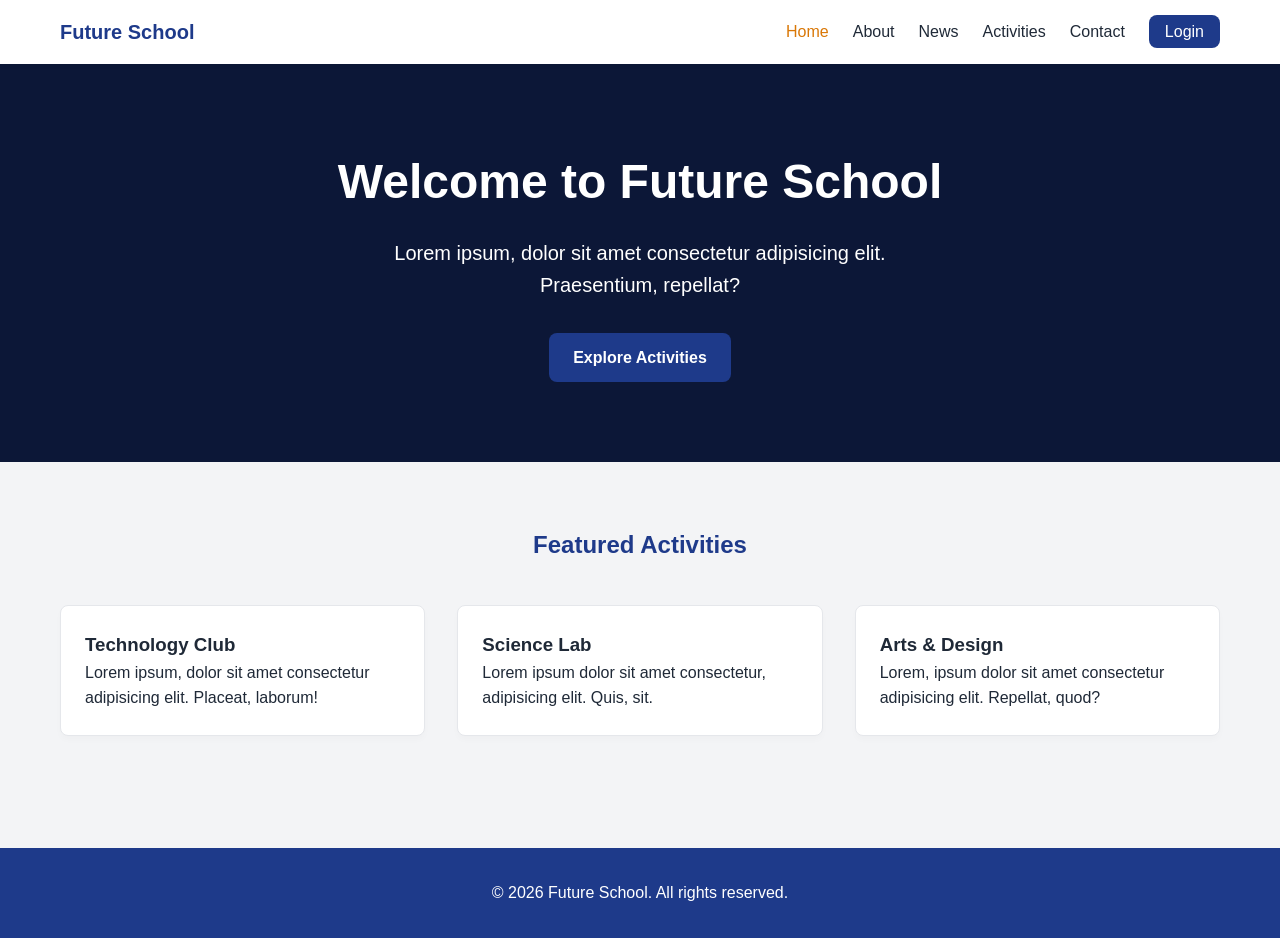
<file: index.html>
<!DOCTYPE html>
<html lang="en">

<head>
    <meta charset="UTF-8">
    <meta name="viewport" content="width=device-width, initial-scale=1.0">
    <title>Future School - Home</title>
    <link rel="icon" href="Screenshot 2026-10-27 173319.png">
    <link rel="stylesheet" href="style.css">
</head>

<body>
    <header>



        <nav class="navbar">
            <a href="index.html" class="brand">Future School</a>
            <button class="menu-toggle" aria-label="Toggle navigation">☰</button>

            <ul class="nav-links">

                <li><a href="index.html" class="active">Home</a></li>

                <li><a href="about.html">About</a></li>


                <li><a href="News.html">News</a></li>
                <li><a href="Activities.html">Activities</a></li>
                <li><a href="contact.html">Contact</a> </li>


                <li><a href="login.html" class="login-btn">Login</a></li>
            </ul>


        </nav>


    </header>
    <main>
        <section class="hero">
            <div class="container">
                <h1>Welcome to Future School</h1>
                <p>Lorem ipsum, dolor sit amet consectetur adipisicing elit. Praesentium, repellat?</p>
                <a href="#" class="btn">Explore Activities</a>
            </div>
        </section>

        <section class="container page-main">
            <h2 class="section-title">Featured Activities</h2>
            <div class="activities-grid">
                <div class="card">
                    <h3>Technology Club</h3>
                    <p>Lorem ipsum, dolor sit amet consectetur adipisicing elit. Placeat, laborum!</p>
                </div>
                <div class="card">
                    <h3>Science Lab</h3>
                    <p>Lorem ipsum dolor sit amet consectetur, adipisicing elit. Quis, sit.</p>
                </div>
                <div class="card">
                    <h3>Arts & Design</h3>
                    <p>Lorem, ipsum dolor sit amet consectetur adipisicing elit. Repellat, quod?</p>
                </div>
            </div>
        </section>
    </main>

    <footer>
        <p>&copy; 2026 Future School. All rights reserved.</p>
    </footer>
</body>

</html>
</file>
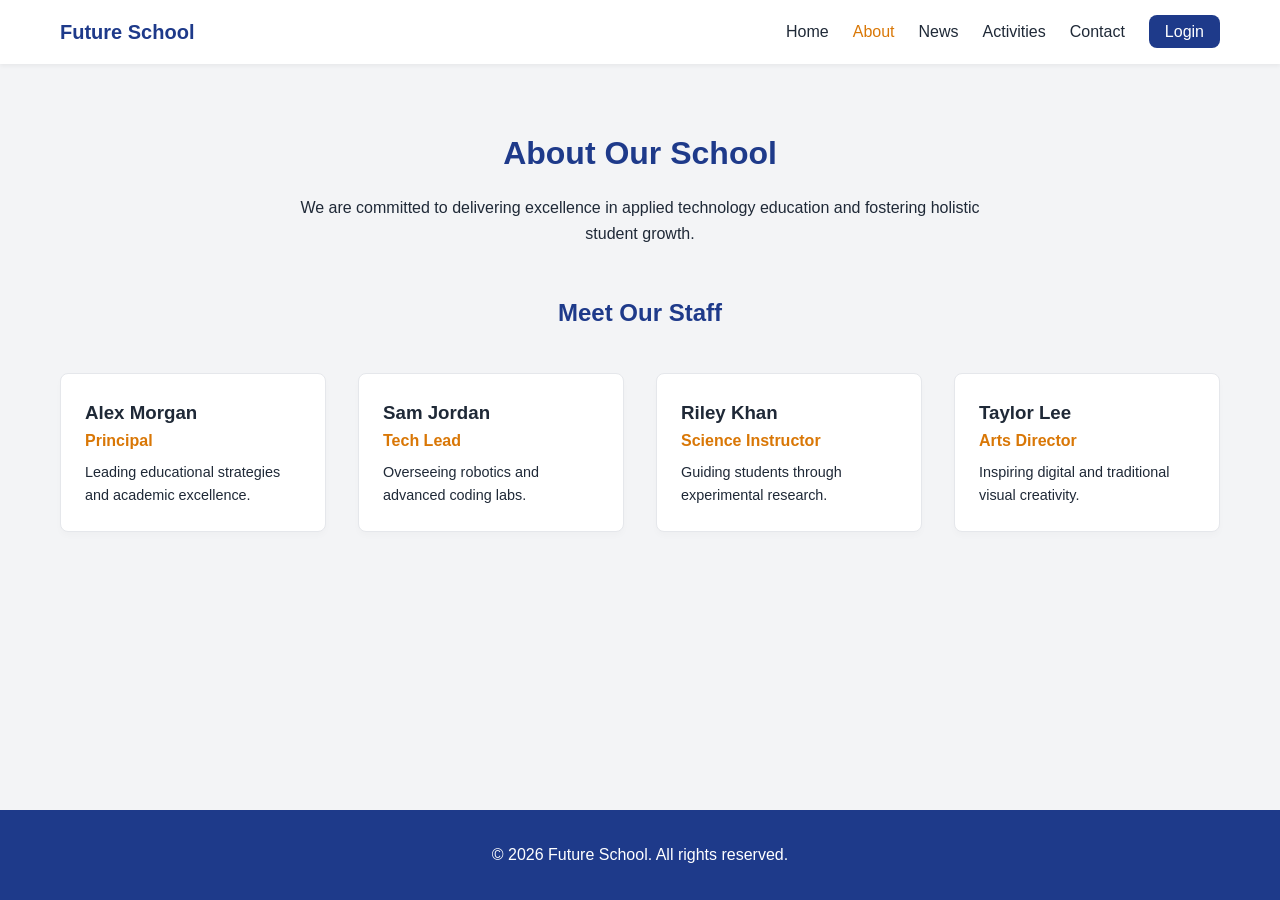
<file: about.html>
<!DOCTYPE html>
<html lang="en">
<head>
  <meta charset="UTF-8">
  <meta name="viewport" content="width=device-width, initial-scale=1.0">
  <title>Future School - About</title>
  <link rel="icon"  href="Screenshot 2026-10-27 173319.png">
  <link rel="stylesheet" href="style.css">
</head>
<body>
  <header>
    <nav class="navbar">
      <a href="index.html" class="brand">Future School</a>
  
      <ul class="nav-links">
        <li><a href="index.html">Home</a></li>
        <li><a href="about.html" class="active">About</a></li>
        <li><a href="blog.html">News</a></li>
        <li><a href="News.html">Activities</a></li>
        <li><a href="contact.html">Contact</a></li>
        <li><a href="login.html" class="login-btn">Login</a></li>
      </ul>
    </nav>
  </header>

  <main class="container page-main">
    <h1 class="page-title">About Our School</h1>
    <p class="page-subtitle">We are committed to delivering excellence in applied technology education and fostering holistic student growth.</p>
    
    <h2 class="section-title">Meet Our Staff</h2>
    <div class="staff-grid">
      <div class="card staff-card">
        <h3>Alex Morgan</h3>
        <p class="staff-role">Principal</p>
        <p class="staff-desc">Leading educational strategies and academic excellence.</p>
      </div>
      <div class="card staff-card">
        <h3>Sam Jordan</h3>
        <p class="staff-role">Tech Lead</p>
        <p class="staff-desc">Overseeing robotics and advanced coding labs.</p>
      </div>
      <div class="card staff-card">
        <h3>Riley Khan</h3>
        <p class="staff-role">Science Instructor</p>
        <p class="staff-desc">Guiding students through experimental research.</p>
      </div>
      <div class="card staff-card">
        <h3>Taylor Lee</h3>
        <p class="staff-role">Arts Director</p>
        <p class="staff-desc">Inspiring digital and traditional visual creativity.</p>
      </div>
    </div>
  </main>

  <footer>
    <p>&copy; 2026 Future School. All rights reserved.</p>
  </footer>
</body>
</html>
</file>
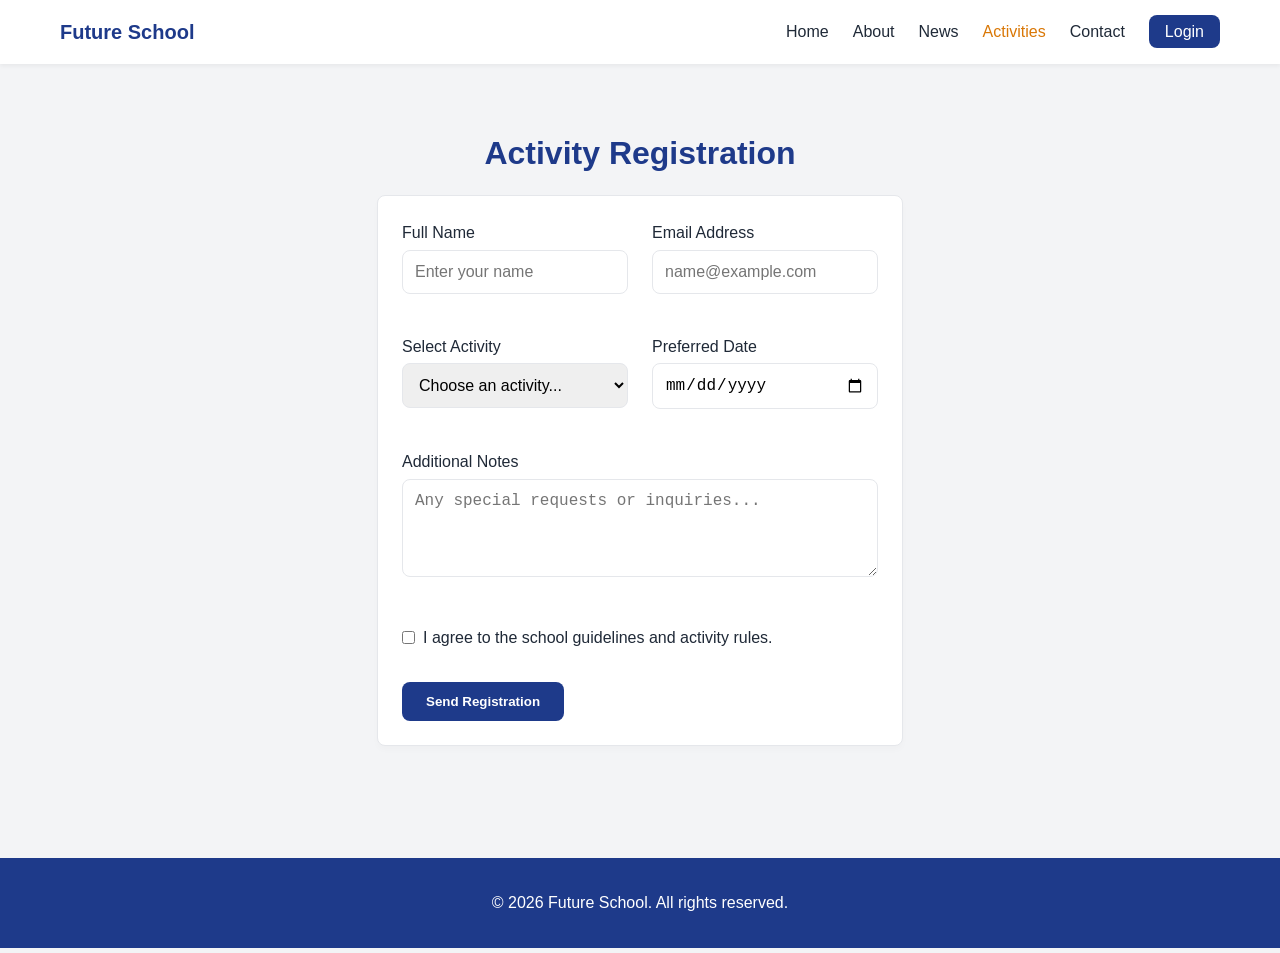
<file: Activities.html>
<!DOCTYPE html>
<html lang="en">

<head>
  <meta charset="UTF-8">
  <meta name="viewport" content="width=device-width, initial-scale=1.0">
  <title>Future School - Activities Booking</title>
  <link rel="icon"  href="Screenshot 2026-10-27 173319.png">
  <link rel="stylesheet" href="style.css">
</head>

<body>
  <header>
    <nav class="navbar">
      <a href="index.html" class="brand">Future School</a>
    
      <ul class="nav-links">
        <li><a href="index.html">Home</a></li>
        <li><a href="about.html">About</a></li>
        <li><a href="News.html">News</a></li>
        <li><a href="Activities.html" class="active">Activities</a></li>
        <li><a href="contact.html">Contact</a></li>
        <li><a href="login.html" class="login-btn">Login</a></li>
      </ul>
    </nav>
  </header>

  <main class="container page-main booking-container">
    <h1 class="page-title">Activity Registration</h1>

    <form class="card">
      <div class="form-grid">
        <div>
          <label for="fullname">Full Name</label>
          <input type="text" id="fullname" name="fullname" required placeholder="Enter your name">
        </div>
        <div>
          <label for="email">Email Address</label>
          <input type="email" id="email" name="email" required placeholder="name@example.com">
        </div>
        <div>
          <label for="activity">Select Activity</label>
          <select id="activity" name="activity" required>
            <option value="">Choose an activity...</option>
            <option value="tech">Technology Club</option>
            <option value="science">Science Lab</option>
            <option value="arts">Arts & Design</option>
          </select>
        </div>
        <div>
          <label for="date">Preferred Date</label>
          <input type="date" id="date" name="date" required>
        </div>
        <div class="span-2">
          <label for="notes">Additional Notes</label>
          <textarea id="notes" name="notes" rows="4" placeholder="Any special requests or inquiries..."></textarea>
        </div>
        <div class="span-2 checkbox-group">
          <input type="checkbox" id="terms" name="terms" required>
          <label for="terms">I agree to the school guidelines and activity rules.</label>
        </div>
        <div class="span-2">
          <button type="submit" class="btn">Send Registration</button>
        </div>
      </div>
    </form>
  </main>

  <footer>
    <p>&copy; 2026 Future School. All rights reserved.</p>
  </footer>
</body>

</html>
</file>
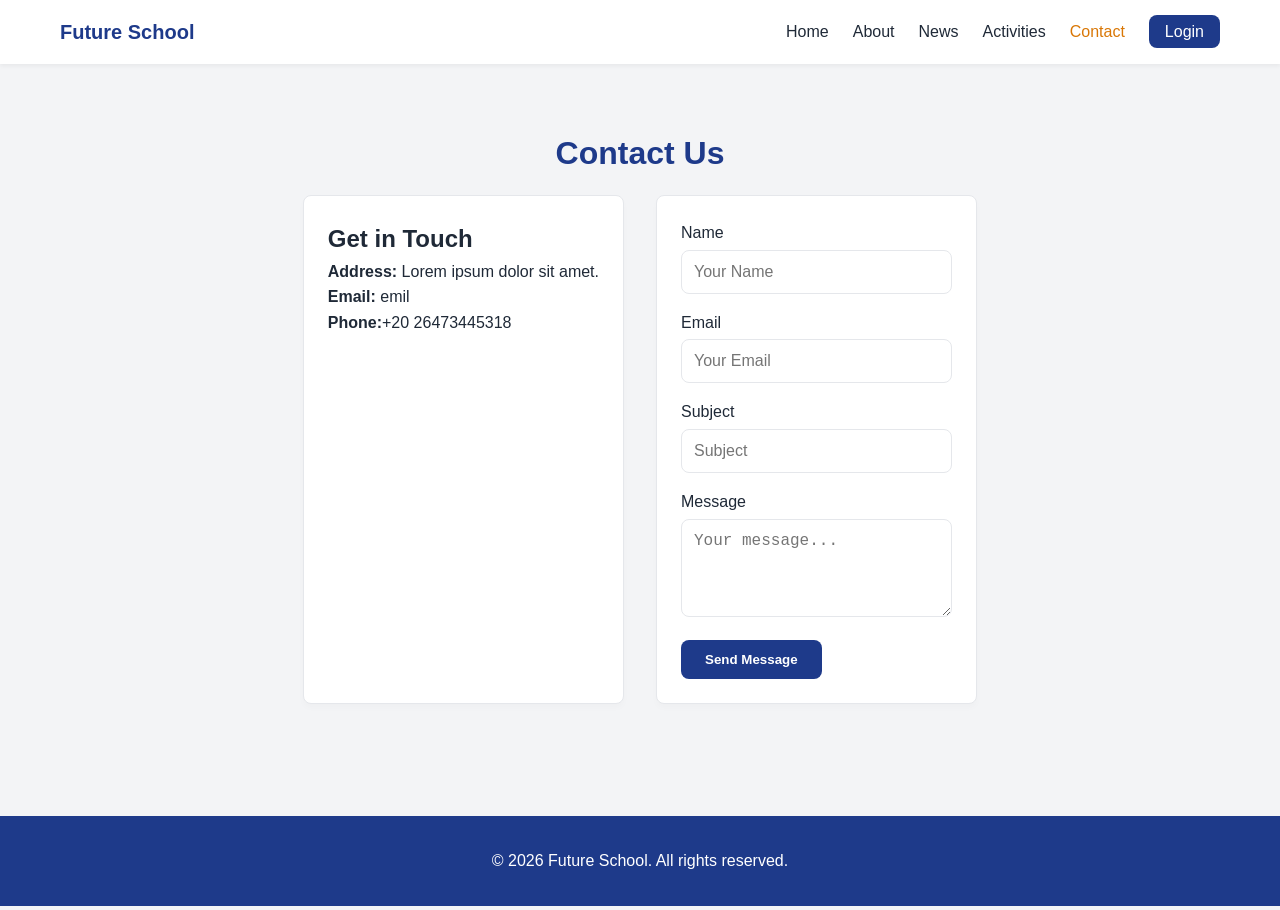
<file: Contact.html>
<!DOCTYPE html>
<html lang="en">

<head>
  <meta charset="UTF-8">
  <meta name="viewport" content="width=device-width, initial-scale=1.0">
  <title>Future School - Contact</title>
  <link rel="icon" href=" Screenshot 2026-10-27 173319.png">
  <link rel="stylesheet" href="style.css">
</head>

<body>
  <header>
    <nav class="navbar">
      <a href="index.html" class="brand">Future School</a>
     
      <ul class="nav-links">
        <li><a href="index.html">Home</a></li>
        <li><a href="about.html">About</a></li>
        <li><a href="News.html">News</a></li>
        <li><a href="Activities.html">Activities</a></li>
        <li><a href="contact.html" class="active">Contact</a></li>
        <li><a href="login.html" class="login-btn">Login</a></li>
      </ul>
    </nav>
  </header>

  <main class="container page-main">
    <h1 class="page-title">Contact Us</h1>

    <div class="contact-grid">
      <div class="card">
        <h2>Get in Touch</h2>
        <p><strong>Address:</strong> Lorem ipsum dolor sit amet.</p>
        <p><strong>Email:</strong> emil</p>
        <p><strong>Phone:</strong>+20 26473445318</p>
      </div>

      <form class="card">
        <div>
          <label for="c-name">Name</label>
          <input type="text" id="c-name" name="name" required placeholder="Your Name">
        </div>
        <div>
          <label for="c-email">Email</label>
          <input type="email" id="c-email" name="email" required placeholder="Your Email">
        </div>
        <div>
          <label for="c-subject">Subject</label>
          <input type="text" id="c-subject" name="subject" required placeholder="Subject">
        </div>
        <div>
          <label for="c-message">Message</label>
          <textarea id="c-message" name="message" rows="4" required placeholder="Your message..."></textarea>
        </div>
        <button type="submit" class="btn">Send Message</button>
      </form>
    </div>
  </main>

  <footer>
    <p>&copy; 2026 Future School. All rights reserved.</p>
  </footer>
</body>

</html>
</file>
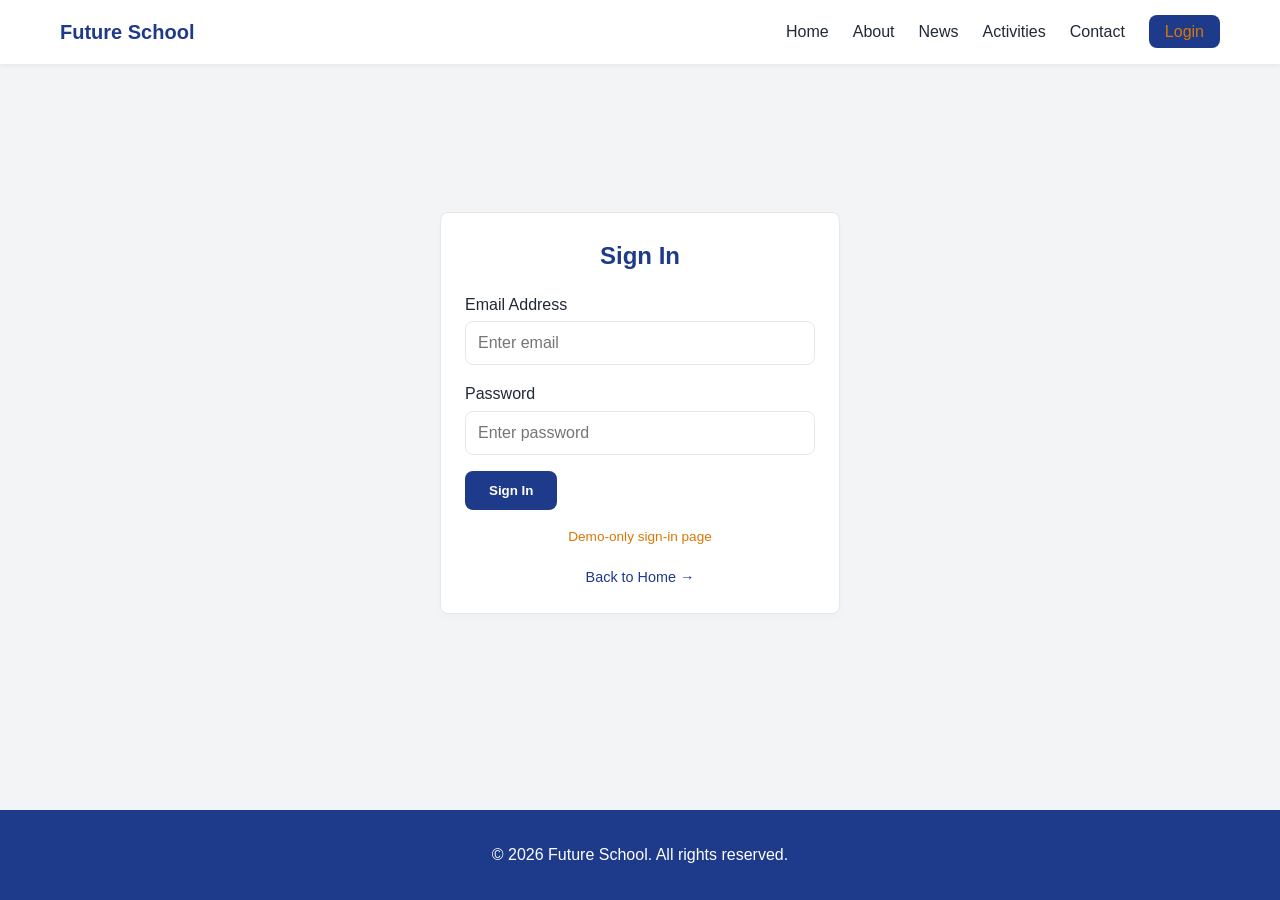
<file: login.html>
<!DOCTYPE html>
<html lang="en">

<head>
  <meta charset="UTF-8">
  <meta name="viewport" content="width=device-width, initial-scale=1.0">
  <title>Future School - Login</title>
  <link rel="icon" href="Screenshot 2026-10-27 173319.png">
  <link rel="stylesheet" href="style.css">
</head>

<body>
  <header>
    <nav class="navbar">
      <a href="index.html" class="brand">Future School</a>
      <button class="menu-toggle" aria-label="Toggle navigation">☰</button>
      <ul class="nav-links">
        <li><a href="index.html">Home</a></li>
        <li><a href="about.html">About</a></li>
        <li><a href="News.html">News</a></li>
        <li><a href="Activities.html">Activities</a></li>
        <li><a href="contact.html">Contact</a></li>
        <li><a href="login.html" class="login-btn active">Login</a></li>
      </ul>
    </nav>
  </header>

  <main class="login-wrapper">
    <div class="card login-card">
      <h2 class="page-title">Sign In</h2>
      <form>
        <div>
          <label for="login-email">Email Address</label>
          <input type="email" id="login-email" name="email" required placeholder="Enter email">
        </div>
        <div>
          <label for="login-pass">Password</label>
          <input type="password" id="login-pass" name="password" required placeholder="Enter password">
        </div>
        <button type="submit" class="btn">Sign In</button>
      </form>
      <p class="demo-note"> Demo-only sign-in page</p>
      <div class="back-link-container">
        <a href="index.html" class="back-link"> Back to Home &rarr;</a>
      </div>
    </div>
  </main>

  <footer>
    <p>&copy; 2026 Future School. All rights reserved.</p>
  </footer>
</body>

</html>
</file>
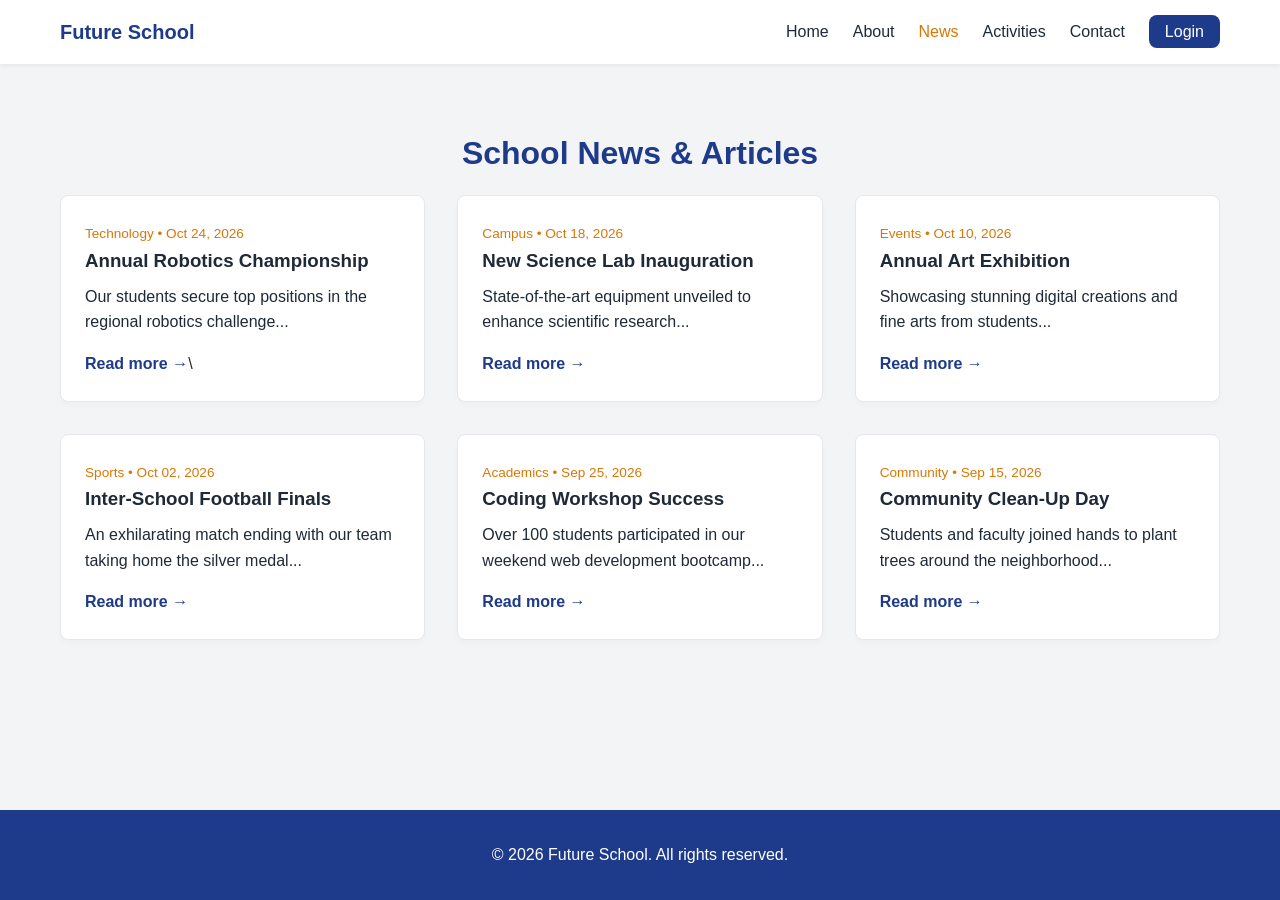
<file: News.html>
<!DOCTYPE html>
<html lang="en">
<head>
  <meta charset="UTF-8">
  <meta name="viewport" content="width=device-width, initial-scale=1.0">
  <title>Future School - News</title>
  <link rel="icon"  href="Screenshot 2026-10-27 173319.png">
  <link rel="stylesheet" href="style.css">
</head>
<body>
  <header>
    <nav class="navbar">
      <a href="index.html" class="brand">Future School</a>
     
      <ul class="nav-links">
        <li><a href="index.html">Home</a></li>
        <li><a href="about.html">About</a></li>
        <li><a href="News.html" class="active">News</a></li>
        <li><a href="Activities.html">Activities</a></li>
        <li><a href="contact.html">Contact</a></li>
        <li><a href="login.html" class="login-btn">Login</a></li>
      </ul>
    </nav>
  </header>

  <main class="container page-main">
    <h1 class="page-title">School News & Articles</h1>
    
    <div class="blog-grid">
      <article class="card">

        
        <small class="blog-meta">Technology • Oct 24, 2026</small>



        <h3>Annual Robotics Championship</h3>

        <p class="blog-summary">Our students secure top positions in the regional robotics challenge...</p>


        <a href="#" class="read-more">Read more &rarr;</a>\

      </article>
      <article class="card">

        <small class="blog-meta">Campus • Oct 18, 2026</small>
        <h3>New Science Lab Inauguration</h3>

            <p class="blog-summary">State-of-the-art equipment unveiled to enhance scientific research...</p>
        <a href="#" class="read-more">Read more &rarr;</a>
      </article>

      <article class="card">

        <small class="blog-meta">Events • Oct 10, 2026</small>
        
        <h3>Annual Art Exhibition</h3>
        <p class="blog-summary">Showcasing stunning digital creations and fine arts from students...</p>
        <a href="#" class="read-more">Read more &rarr;</a>
      </article>
      <article class="card">
        <small class="blog-meta">Sports • Oct 02, 2026</small>
        <h3>Inter-School Football Finals</h3>
        <p class="blog-summary">An exhilarating match ending with our team taking home the silver medal...</p>
        <a href="#" class="read-more">Read more &rarr;</a>
      </article>
      <article class="card">
        <small class="blog-meta">Academics • Sep 25, 2026</small>
        <h3>Coding Workshop Success</h3>
        <p class="blog-summary">Over 100 students participated in our weekend web development bootcamp...</p>
        <a href="#" class="read-more">Read more &rarr;</a>
      </article>
      <article class="card">
        <small class="blog-meta">Community • Sep 15, 2026</small>
        <h3>Community Clean-Up Day</h3>
        <p class="blog-summary">Students and faculty joined hands to plant trees around the neighborhood...</p>
        <a href="#" class="read-more">Read more &rarr;</a>
      </article>
    </div>
  </main>

  <footer>
    <p>&copy; 2026 Future School. All rights reserved.</p>
  </footer>
</body>
</html>
</file>
<file: style.css>
/* --- Global Reset & Variables --- */
:root {
  --primary-blue: #1e3a8a;
  --gold: #d97706;
  --text-dark: #1f2937;
  --surface: #f3f4f6;
  --soft-bg: #ffffff;
  --border-color: #e5e7eb;
  --radius: 8px;
  --transition: all 0.3s ease;
}

* {
  margin: 0;
  padding: 0;
  box-sizing: border-box;
}

body {
  font-family: 'Segoe UI', Tahoma, Geneva, Verdana, sans-serif;
  color: var(--text-dark);
  background-color: var(--surface);
  line-height: 1.6;
  display: flex;
  flex-direction: column;
  min-height: 100vh;
}

.container {
  max-width: 1200px;
  margin: 0 auto;
  padding: 0 20px;
}

main {
  flex: 1;
}

/* --- Header & Navigation (Flexbox) --- */
header {
  background-color: var(--soft-bg);
  box-shadow: 0 2px 4px rgba(0,0,0,0.05);
  position: sticky;
  top: 0;
  z-index: 1000;
}

.navbar {
  display: flex;
  justify-content: space-between;
  align-items: center;
  padding: 1rem 20px;
  max-width: 1200px;
  margin: 0 auto;
}

.brand {
  font-size: 1.25rem;
  font-weight: bold;
  color: var(--primary-blue);
  text-decoration: none;
}

.nav-links {
  display: flex;
  list-style: none;
  gap: 1.5rem;
  align-items: center;
}

.nav-links a {
  text-decoration: none;
  color: var(--text-dark);
  font-weight: 500;
  transition: var(--transition);
}

.nav-links a:hover{
  color: var(--gold);
  
}
.nav-links a.active {
  color: var(--gold);
  transform: scale(1.1);
}

.nav-links .login-btn {
  background-color: var(--primary-blue);
  color: white;
  padding: 0.5rem 1rem;
  border-radius: var(--radius);
}

.nav-links .login-btn:hover {
  background-color: #1e40af;
  color: white;
}

.menu-toggle {
  display: none;
  background: none;
  border: none;
  font-size: 1.5rem;
  cursor: pointer;
  color: var(--text-dark);
}

/* --- Shared Components --- */
.btn {
  display: inline-block;
  background-color: var(--primary-blue);
  color: white;
  padding: 0.75rem 1.5rem;
  border-radius: var(--radius);
  text-decoration: none;
  font-weight: 600;
  border: none;
  cursor: pointer;
  transition: var(--transition);
  text-align: center;
}

.btn:hover {
  opacity: 0.9;
  transform: translateY(-2px);
}

.card {
  background: var(--soft-bg);
  border: 1px solid var(--border-color);
  border-radius: var(--radius);
  padding: 1.5rem;
  box-shadow: 0 4px 6px rgba(0,0,0,0.02);
  transition: var(--transition);
  animation: top 1s ease ;
}

.card:hover {
  box-shadow: 0 10px 15px rgba(0,0,0,0.05);
}

footer {
  background-color: var(--primary-blue);
  color: white;
  text-align: center;
  padding: 2rem 20px;
  margin-top: 3rem;
}



/* الكلام الي جوه hero */
.hero {
  background: linear-gradient(rgba(0,0,0,0.6), rgba(0,0,0,0.6)), #1e3a8a;
  color: white;
  padding: 5rem 20px;
  text-align: center;
}

.hero h1 {
  animation: left 1s ease;
  font-size: 3rem;
  margin-bottom: 1rem;
}

.hero p {
  font-size: 1.25rem;
  max-width: 600px;
  margin: 0 auto 2rem;
  animation: botom 2s ease;
}

.section-title {
  text-align: center;
  margin-bottom: 2.5rem;
  color: var(--primary-blue);
}

.activities-grid {
  display: grid;
  grid-template-columns: repeat(auto-fit, minmax(300px, 1fr));
  gap: 2rem;
}

/* About & Staff */
.page-main {
  padding: 4rem 20px;
}

.page-title {
  text-align: center;
  color: var(--primary-blue);
  margin-bottom: 1rem;
}

.page-subtitle {
  text-align: center;
  max-width: 700px;
  margin: 0 auto 3rem;
}

.staff-grid {
  display: flex;
  flex-wrap: wrap;
  gap: 2rem;
  justify-content: space-between;
}

.staff-card {
  flex: 1 1 calc(25% - 1.5rem);
  min-width: 220px;
}

.staff-role {
  color: var(--gold);
  font-weight: 600;
}

.staff-desc {
  font-size: 0.9rem;
  margin-top: 0.5rem;
}

/* News Grid (CSS Grid) */
.blog-grid {
  display: grid;
  grid-template-columns: repeat(3, 1fr);
  gap: 2rem;
}

.blog-meta {
  color: var(--gold);
  font-size: 0.85rem;
}

.blog-summary {
  margin: 0.5rem 0 1rem;
}

.read-more {
  color: var(--primary-blue);
  font-weight: 600;
  text-decoration: none;
}

/* Forms (Booking, Contact & Login) */
.booking-container {
  max-width: 800px;
}

.form-grid {
  display: grid;
  grid-template-columns: 1fr 1fr;
  gap: 1.5rem;
}

.span-2 {
  grid-column: span 2;
}

.checkbox-group {
  display: flex;
  align-items: center;
  gap: 0.5rem;
  margin-bottom: 0.5rem;
}

.checkbox-group input {
  width: auto;
  margin: 0;
}

.contact-grid {
  display: grid;
  grid-template-columns: 1fr 1fr;
  gap: 2rem;
}

.login-wrapper {
  display: flex;
  justify-content: center;
  align-items: center;
  padding: 2rem 20px;
  flex-grow: 1;
}

.login-card {
  width: 100%;
  max-width: 400px;
}

.demo-note {
  text-align: center;
  font-size: 0.85rem;
  color: var(--gold);
  margin-top: 1rem;
}

.back-link-container {
  text-align: center;
  margin-top: 1rem;
}

.back-link {
  color: var(--primary-blue);
  text-decoration: none;
  font-size: 0.9rem;
}

/* Form Controls */
input, select, textarea {
  width: 100%;
  padding: 0.75rem;
  border: 1px solid var(--border-color);
  border-radius: var(--radius);
  font-size: 1rem;
  margin-top: 0.25rem;
  margin-bottom: 1rem;
  transition: var(--transition);
}

input:focus, select:focus, textarea:focus {
  outline: none;
  border-color: var(--primary-blue);
  box-shadow: 0 0 0 3px rgba(30, 58, 138, 0.1);
}

label {
  font-weight: 500;
  color: var(--text-dark);
  display: block;
}

/* --- Media Queries (Task 10) --- */
@media (max-width: 768px) {
  .menu-toggle {
    display: block;
  }

  .nav-links {
    display: none;
    flex-direction: column;
    width: 100%;
    position: absolute;
    top: 100%;
    left: 0;
    background-color: var(--soft-bg);
    padding: 1rem 0;
    box-shadow: 0 4px 6px rgba(0,0,0,0.1);
  }

  .nav-links.show {
    display: flex;
  }

  .blog-grid,
  .form-grid,
  .contact-grid {
    grid-template-columns: 1fr;
  }

  .staff-grid {
    flex-direction: column;
  }

  .staff-card {
    flex: 1 1 100%;
  }

  body {
    overflow-x: hidden;
  }
}
@keyframes top{
   0%{
     transform: translateX(0);
     opacity: 0;
   }
   100%{
    transform: translateX(50px);
    opacity: 1;
   }

}
@keyframes botom{
   0%{
     transform: translateY(50px);
     opacity:1;
   }
   100%{
    transform: translateY(-50px);
    opacity: 0;
   }

}
@keyframes left{
  0%{
     transform: translateY(-10px);
     opacity:0;
   }
   100%{
    transform: translateY(10px);
    opacity: 1;
   }

}
</file>
